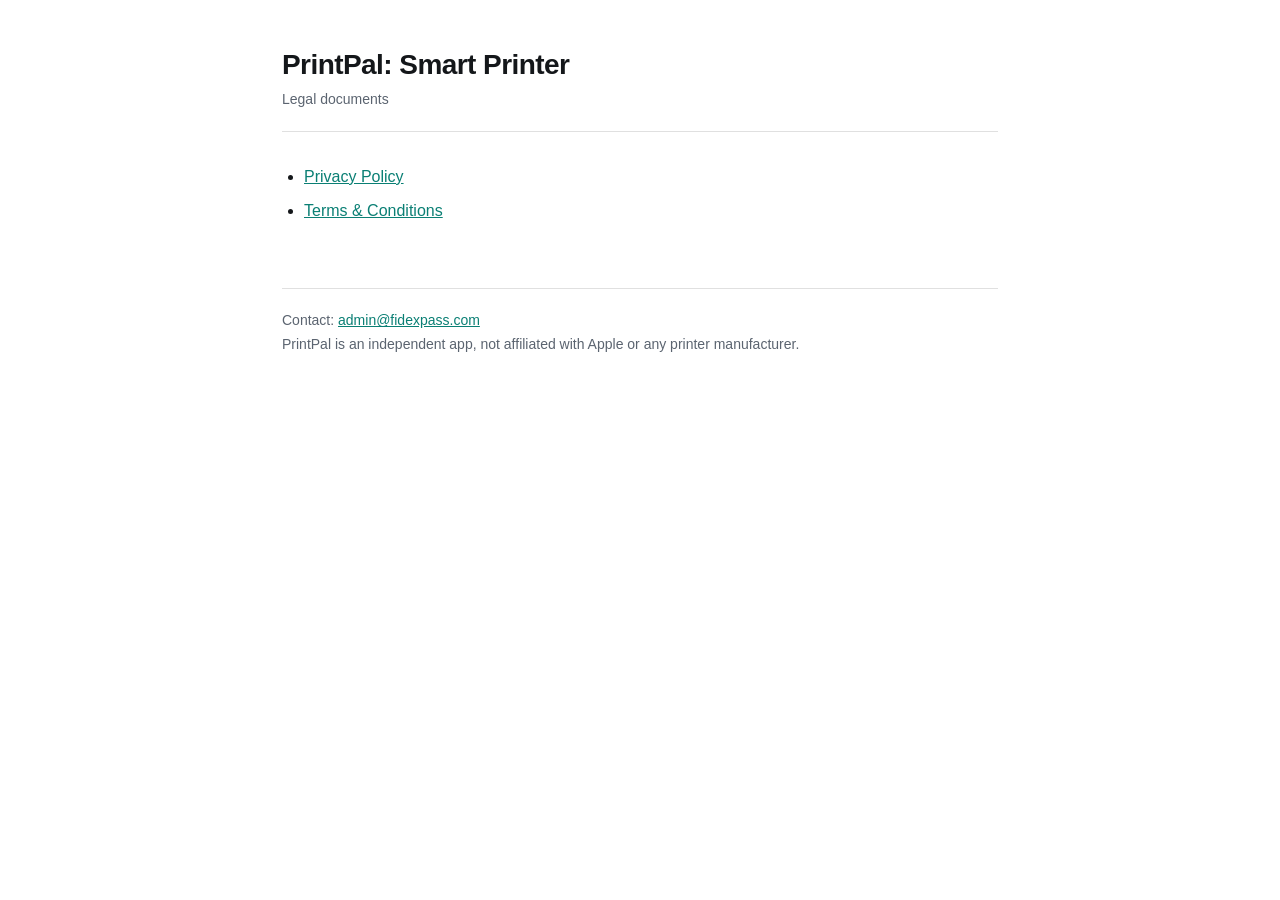
<file: index.html>
<!doctype html>
<html lang="en">
<head>
<meta charset="utf-8">
<meta name="viewport" content="width=device-width, initial-scale=1">
<title>PrintPal — Legal</title>
<link rel="stylesheet" href="style.css">
</head>
<body>
<header>
  <h1>PrintPal: Smart Printer</h1>
  <p class="meta">Legal documents</p>
</header>
<ul>
  <li><a href="privacy.html">Privacy Policy</a></li>
  <li><a href="terms.html">Terms &amp; Conditions</a></li>
</ul>
<footer>
  Contact: <a href="mailto:admin@fidexpass.com">admin@fidexpass.com</a><br>
  PrintPal is an independent app, not affiliated with Apple or any printer manufacturer.
</footer>
</body>
</html>
</file>
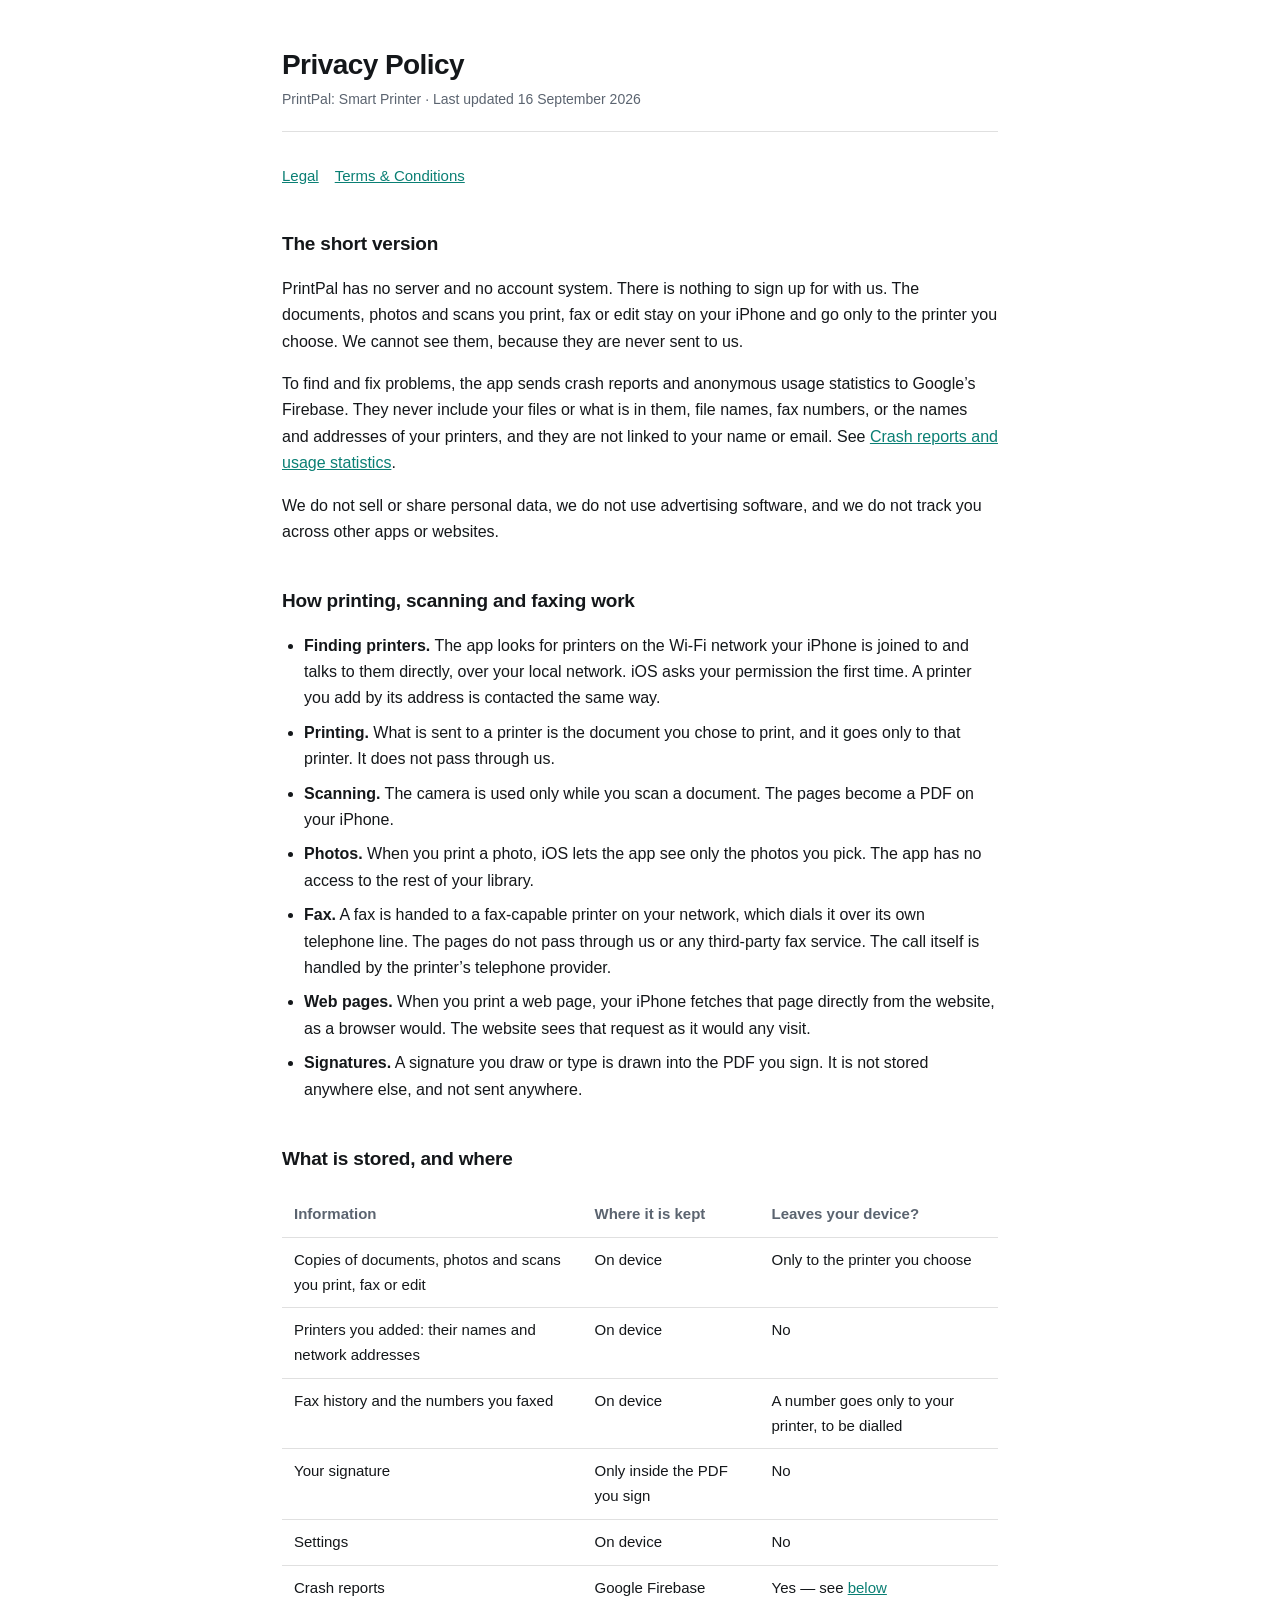
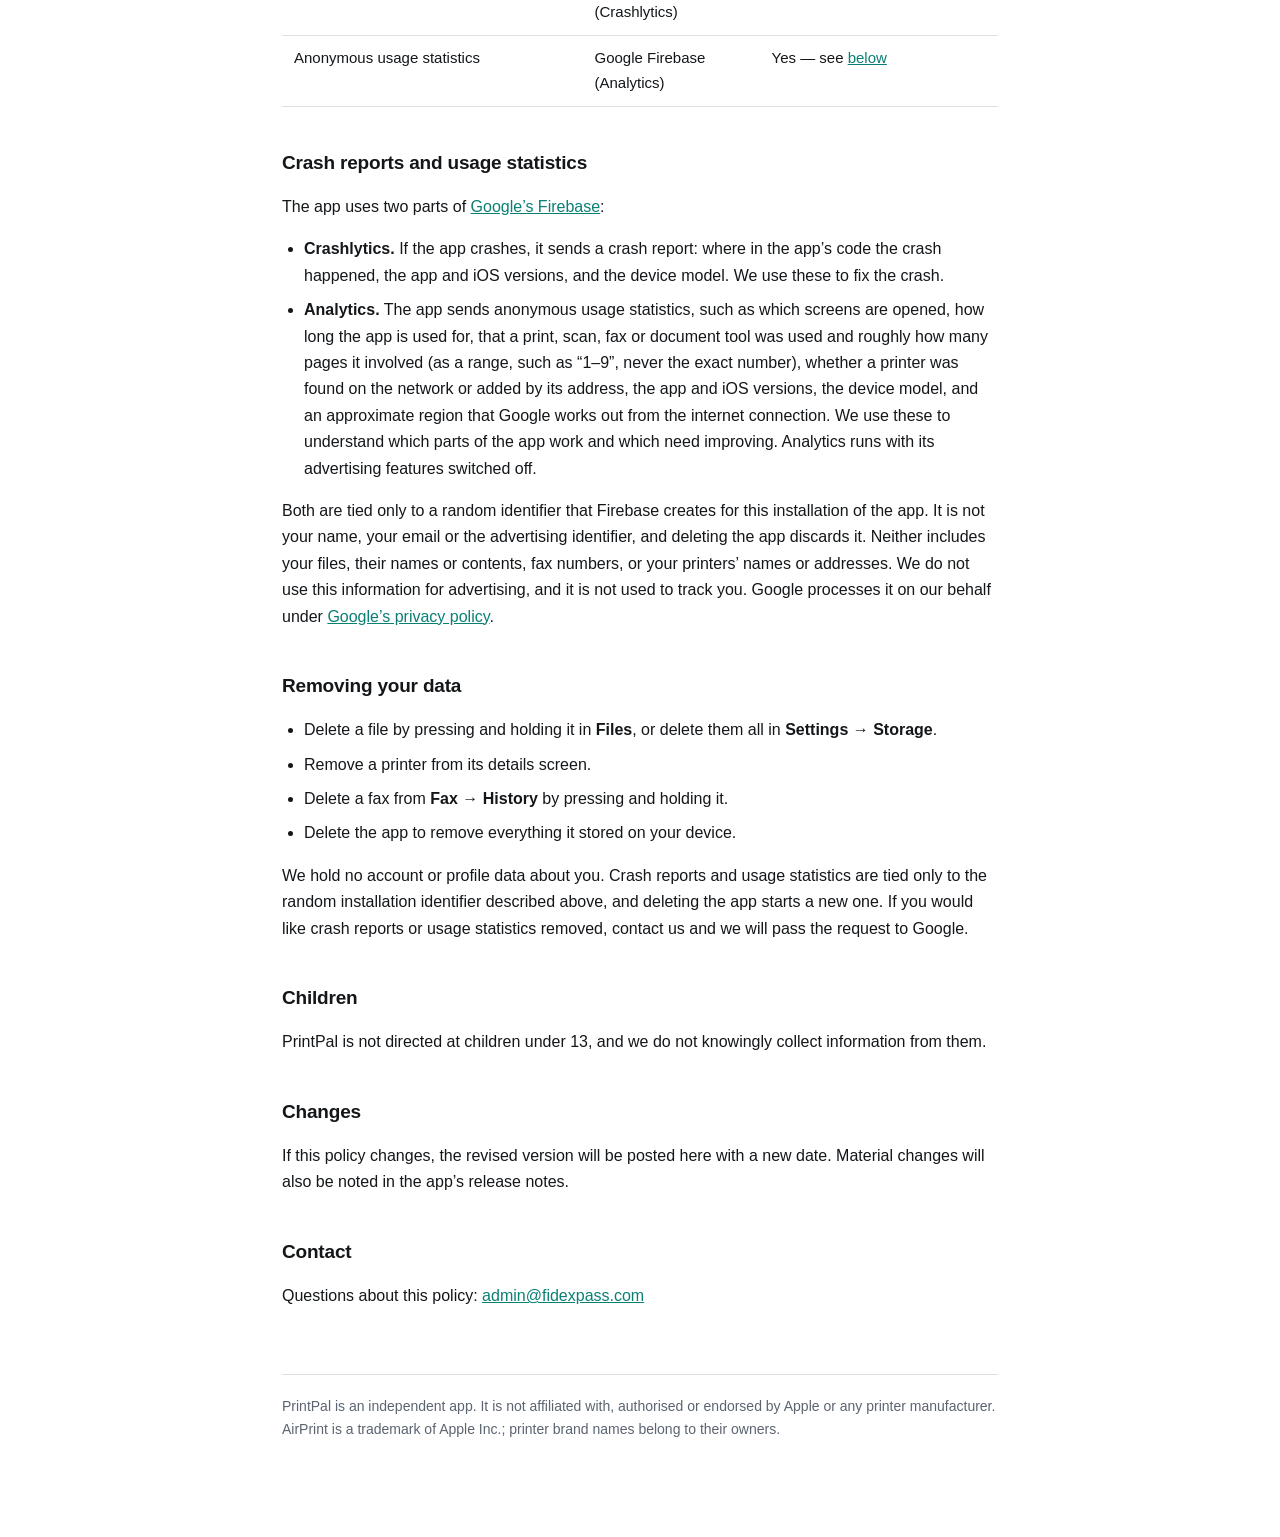
<file: privacy.html>
<!doctype html>
<html lang="en">
<head>
<meta charset="utf-8">
<meta name="viewport" content="width=device-width, initial-scale=1">
<title>Privacy Policy — PrintPal: Smart Printer</title>
<link rel="stylesheet" href="style.css">
</head>
<body>
<!-- A description of what the app does, not boilerplate. Every statement here
     was checked against the code on 16 September 2026. Keep it in step with
     Resources/PrivacyInfo.xcprivacy and App Store Connect → App Privacy, and
     change it whenever something new leaves the device. See legal/README.md. -->
<header>
  <h1>Privacy Policy</h1>
  <p class="meta">PrintPal: Smart Printer &middot; Last updated 16 September 2026</p>
</header>

<nav><a href="index.html">Legal</a><a href="terms.html">Terms &amp; Conditions</a></nav>

<h2>The short version</h2>
<p>
  PrintPal has no server and no account system. There is nothing to sign up for with us.
  The documents, photos and scans you print, fax or edit stay on your iPhone and go only to
  the printer you choose. We cannot see them, because they are never sent to us.
</p>
<p>
  To find and fix problems, the app sends crash reports and anonymous usage statistics to
  Google&rsquo;s Firebase. They never include your files or what is in them, file names, fax
  numbers, or the names and addresses of your printers, and they are not linked to your name or
  email. See <a href="#diagnostics">Crash reports and usage statistics</a>.
</p>
<p>
  We do not sell or share personal data, we do not use advertising software, and we do not track
  you across other apps or websites.
</p>

<h2 id="printing">How printing, scanning and faxing work</h2>
<ul>
  <li><strong>Finding printers.</strong> The app looks for printers on the Wi&#8209;Fi network your
    iPhone is joined to and talks to them directly, over your local network. iOS asks your
    permission the first time. A printer you add by its address is contacted the same way.</li>
  <li><strong>Printing.</strong> What is sent to a printer is the document you chose to print, and
    it goes only to that printer. It does not pass through us.</li>
  <li><strong>Scanning.</strong> The camera is used only while you scan a document. The pages become
    a PDF on your iPhone.</li>
  <li><strong>Photos.</strong> When you print a photo, iOS lets the app see only the photos you pick.
    The app has no access to the rest of your library.</li>
  <li><strong>Fax.</strong> A fax is handed to a fax&#8209;capable printer on your network, which
    dials it over its own telephone line. The pages do not pass through us or any third&#8209;party
    fax service. The call itself is handled by the printer&rsquo;s telephone provider.</li>
  <li><strong>Web pages.</strong> When you print a web page, your iPhone fetches that page directly
    from the website, as a browser would. The website sees that request as it would any visit.</li>
  <li><strong>Signatures.</strong> A signature you draw or type is drawn into the PDF you sign. It is
    not stored anywhere else, and not sent anywhere.</li>
</ul>

<h2>What is stored, and where</h2>
<table>
  <tr><th>Information</th><th>Where it is kept</th><th>Leaves your device?</th></tr>
  <tr><td>Copies of documents, photos and scans you print, fax or edit</td><td>On device</td><td>Only to the printer you choose</td></tr>
  <tr><td>Printers you added: their names and network addresses</td><td>On device</td><td>No</td></tr>
  <tr><td>Fax history and the numbers you faxed</td><td>On device</td><td>A number goes only to your printer, to be dialled</td></tr>
  <tr><td>Your signature</td><td>Only inside the PDF you sign</td><td>No</td></tr>
  <tr><td>Settings</td><td>On device</td><td>No</td></tr>
  <tr><td>Crash reports</td><td>Google Firebase (Crashlytics)</td><td>Yes &mdash; see <a href="#diagnostics">below</a></td></tr>
  <tr><td>Anonymous usage statistics</td><td>Google Firebase (Analytics)</td><td>Yes &mdash; see <a href="#diagnostics">below</a></td></tr>
</table>

<h2 id="diagnostics">Crash reports and usage statistics</h2>
<p>The app uses two parts of <a href="https://firebase.google.com">Google&rsquo;s Firebase</a>:</p>
<ul>
  <li><strong>Crashlytics.</strong> If the app crashes, it sends a crash report: where in the
    app&rsquo;s code the crash happened, the app and iOS versions, and the device model. We use these
    to fix the crash.</li>
  <li><strong>Analytics.</strong> The app sends anonymous usage statistics, such as which screens are
    opened, how long the app is used for, that a print, scan, fax or document tool was used and
    roughly how many pages it involved (as a range, such as &ldquo;1&ndash;9&rdquo;, never the exact
    number), whether a printer was found on the network or added by its address, the app and iOS
    versions, the device model, and an approximate region that Google works out from the internet
    connection. We use these to understand which parts of the app work and which need improving.
    Analytics runs with its advertising features switched off.</li>
</ul>
<p>
  Both are tied only to a random identifier that Firebase creates for this installation of the app.
  It is not your name, your email or the advertising identifier, and deleting the app discards it.
  Neither includes your files, their names or contents, fax numbers, or your printers&rsquo; names or
  addresses. We do not use this information for advertising, and it is not used to track you. Google
  processes it on our behalf under <a href="https://policies.google.com/privacy">Google&rsquo;s privacy
  policy</a>.
</p>

<h2>Removing your data</h2>
<ul>
  <li>Delete a file by pressing and holding it in <strong>Files</strong>, or delete them all in
    <strong>Settings &rarr; Storage</strong>.</li>
  <li>Remove a printer from its details screen.</li>
  <li>Delete a fax from <strong>Fax &rarr; History</strong> by pressing and holding it.</li>
  <li>Delete the app to remove everything it stored on your device.</li>
</ul>
<p>
  We hold no account or profile data about you. Crash reports and usage statistics are tied only to
  the random installation identifier described above, and deleting the app starts a new one. If you
  would like crash reports or usage statistics removed, contact us and we will pass the request to
  Google.
</p>

<h2>Children</h2>
<p>PrintPal is not directed at children under 13, and we do not knowingly collect information from
  them.</p>

<h2>Changes</h2>
<p>If this policy changes, the revised version will be posted here with a new date. Material changes
  will also be noted in the app&rsquo;s release notes.</p>

<h2>Contact</h2>
<p>Questions about this policy: <a href="mailto:admin@fidexpass.com">admin@fidexpass.com</a></p>

<footer>
  PrintPal is an independent app. It is not affiliated with, authorised or endorsed by Apple or any
  printer manufacturer. AirPrint is a trademark of Apple Inc.; printer brand names belong to their
  owners.
</footer>
</body>
</html>
</file>
<file: style.css>
:root {
  color-scheme: light dark;
  --ink: #14171a;
  --muted: #5b6470;
  --rule: rgba(0, 0, 0, .12);
  --bg: #ffffff;
  --accent: #0a7f74;
}
@media (prefers-color-scheme: dark) {
  :root {
    --ink: #e9ecef;
    --muted: #9aa4b0;
    --rule: rgba(255, 255, 255, .14);
    --bg: #14161a;
    --accent: #2fe6dc;
  }
}
* { box-sizing: border-box; }
body {
  margin: 0 auto;
  padding: 48px 22px 96px;
  max-width: 760px;
  background: var(--bg);
  color: var(--ink);
  font: 16px/1.65 -apple-system, BlinkMacSystemFont, "Segoe UI", Roboto, Helvetica, Arial, sans-serif;
}
header { border-bottom: 1px solid var(--rule); padding-bottom: 20px; margin-bottom: 32px; }
h1 { font-size: 28px; line-height: 1.2; margin: 0 0 6px; letter-spacing: -.02em; }
h2 { font-size: 19px; margin: 40px 0 10px; letter-spacing: -.01em; }
h3 { font-size: 15px; margin: 26px 0 6px; color: var(--muted); text-transform: uppercase; letter-spacing: .06em; }
p, li { color: var(--ink); }
.meta { color: var(--muted); font-size: 14px; margin: 0; }
a { color: var(--accent); }
ol, ul { padding-left: 22px; }
li { margin: 8px 0; }
table { border-collapse: collapse; width: 100%; margin: 18px 0; font-size: 15px; display: block; overflow-x: auto; }
th, td { text-align: left; padding: 10px 12px; border-bottom: 1px solid var(--rule); vertical-align: top; }
th { color: var(--muted); font-weight: 600; }
.lang { border-top: 1px solid var(--rule); margin-top: 44px; padding-top: 8px; }
nav { margin-bottom: 28px; font-size: 15px; }
nav a { margin-right: 16px; }
footer { margin-top: 64px; padding-top: 20px; border-top: 1px solid var(--rule); color: var(--muted); font-size: 14px; }
</file>
